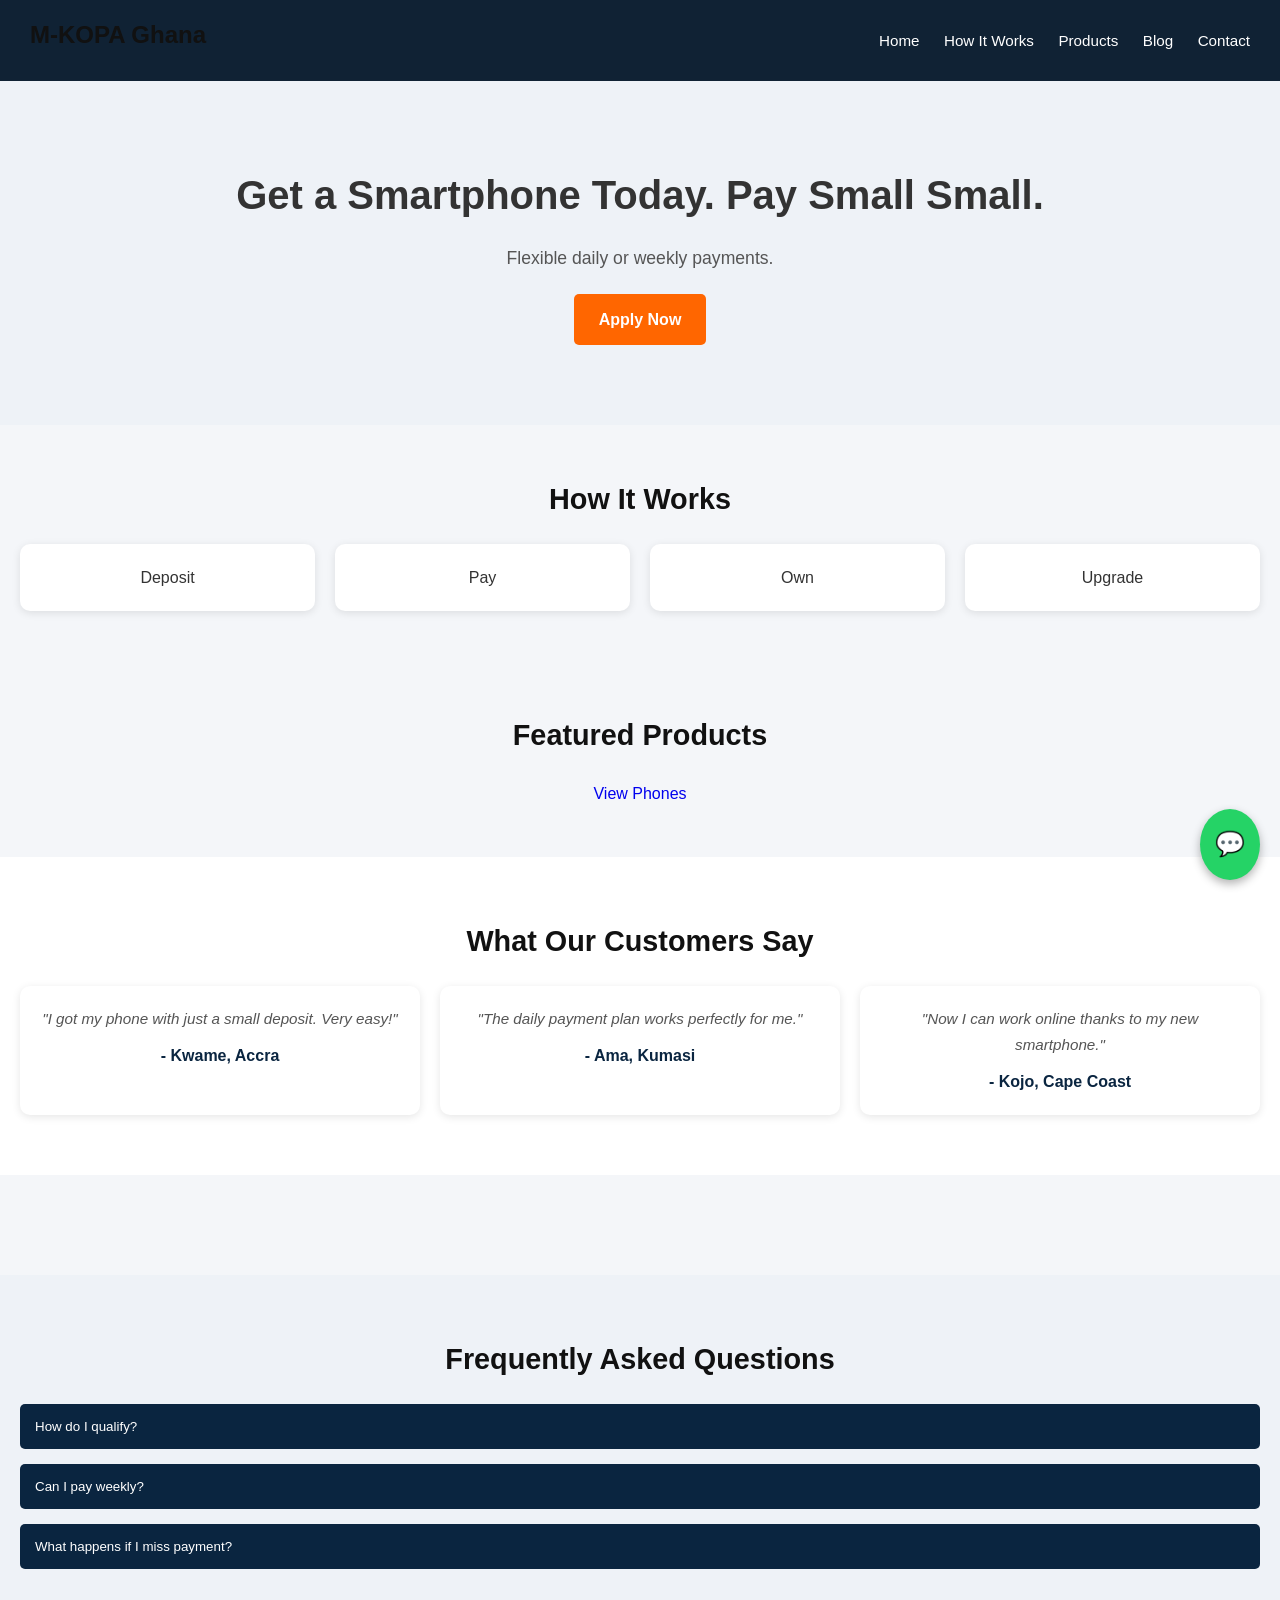
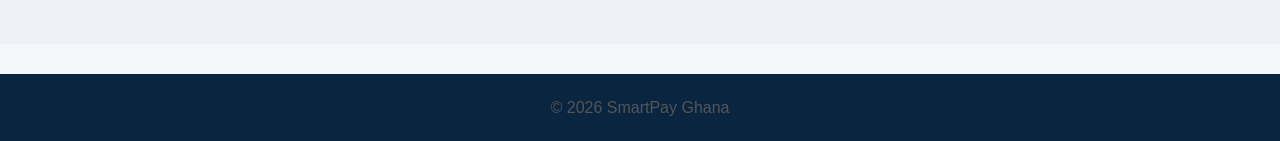
<file: index.html>
<!-- ===================== index.html (HOME PAGE) ===================== -->
<!DOCTYPE html>
<html lang="en">
<head>
<meta charset="UTF-8">
<meta name="viewport" content="width=device-width, initial-scale=1.0">
<title><M-KOPA Ghana</title>
<link rel="stylesheet" href="style.css">
</head>
<script>
const questions = document.querySelectorAll(".faq-question");

questions.forEach(q => {
  q.addEventListener("click", () => {
    const answer = q.nextElementSibling;
    answer.style.display = answer.style.display === "block" ? "none" : "block";
  });
});
</script>
<a href="https://wa.me/233242590695" class="whatsapp" target="_blank">
  💬
</a>
<script>
const elements = document.querySelectorAll(".fade-in");

window.addEventListener("scroll", () => {
  elements.forEach(el => {
    const position = el.getBoundingClientRect().top;
    const screenHeight = window.innerHeight;

    if (position < screenHeight - 100) {
      el.classList.add("show");
    }
  });
});
</script>
<body>
<header>
  <h2>M-KOPA Ghana</h2>
  <nav>
    <a href="index.html">Home</a>
    <a href="how-it-works.html">How It Works</a>
    <a href="products.html">Products</a>
    <a href="blog.html">Blog</a>
    <a href="contact.html">Contact</a>
  </nav>
</header>

<section class="hero">
  <h1>Get a Smartphone Today. Pay Small Small.</h1>
  <p>Flexible daily or weekly payments.</p>
  <a href="products.html" class="btn">Apply Now</a>
</section>

<section>
  <h2>How It Works</h2>
  <div class="grid">
    <div>Deposit</div>
    <div>Pay</div>
    <div>Own</div>
    <div>Upgrade</div>
  </div>
</section>

<section>
  <h2>Featured Products</h2>
  <a href="products.html">View Phones</a>
</section>



<section class="testimonials">
  <h2>What Our Customers Say</h2>
  <div class="grid">
    <div class="testimonial-card">
      <p>"I got my phone with just a small deposit. Very easy!"</p>
      <h4>- Kwame, Accra</h4>
    </div>
    <div class="testimonial-card">
      <p>"The daily payment plan works perfectly for me."</p>
      <h4>- Ama, Kumasi</h4>
    </div>
    <div class="testimonial-card">
      <p>"Now I can work online thanks to my new smartphone."</p>
      <h4>- Kojo, Cape Coast</h4>
    </div>
  </div>
</section>
<section class="fade-in"></section>

<section class="faq">
  <h2>Frequently Asked Questions</h2>

  <div class="faq-item">
    <button class="faq-question">How do I qualify?</button>
    <div class="faq-answer">You only need a valid ID and small deposit.</div>
  </div>

  <div class="faq-item">
    <button class="faq-question">Can I pay weekly?</button>
    <div class="faq-answer">Yes, you can pay daily or weekly.</div>
  </div>

  <div class="faq-item">
    <button class="faq-question">What happens if I miss payment?</button>
    <div class="faq-answer">We provide flexible options to help you stay on track.</div>
  </div>

</section>
<footer>
  <p>© 2026 SmartPay Ghana</p>
</footer>
</body>
</html>
</file>
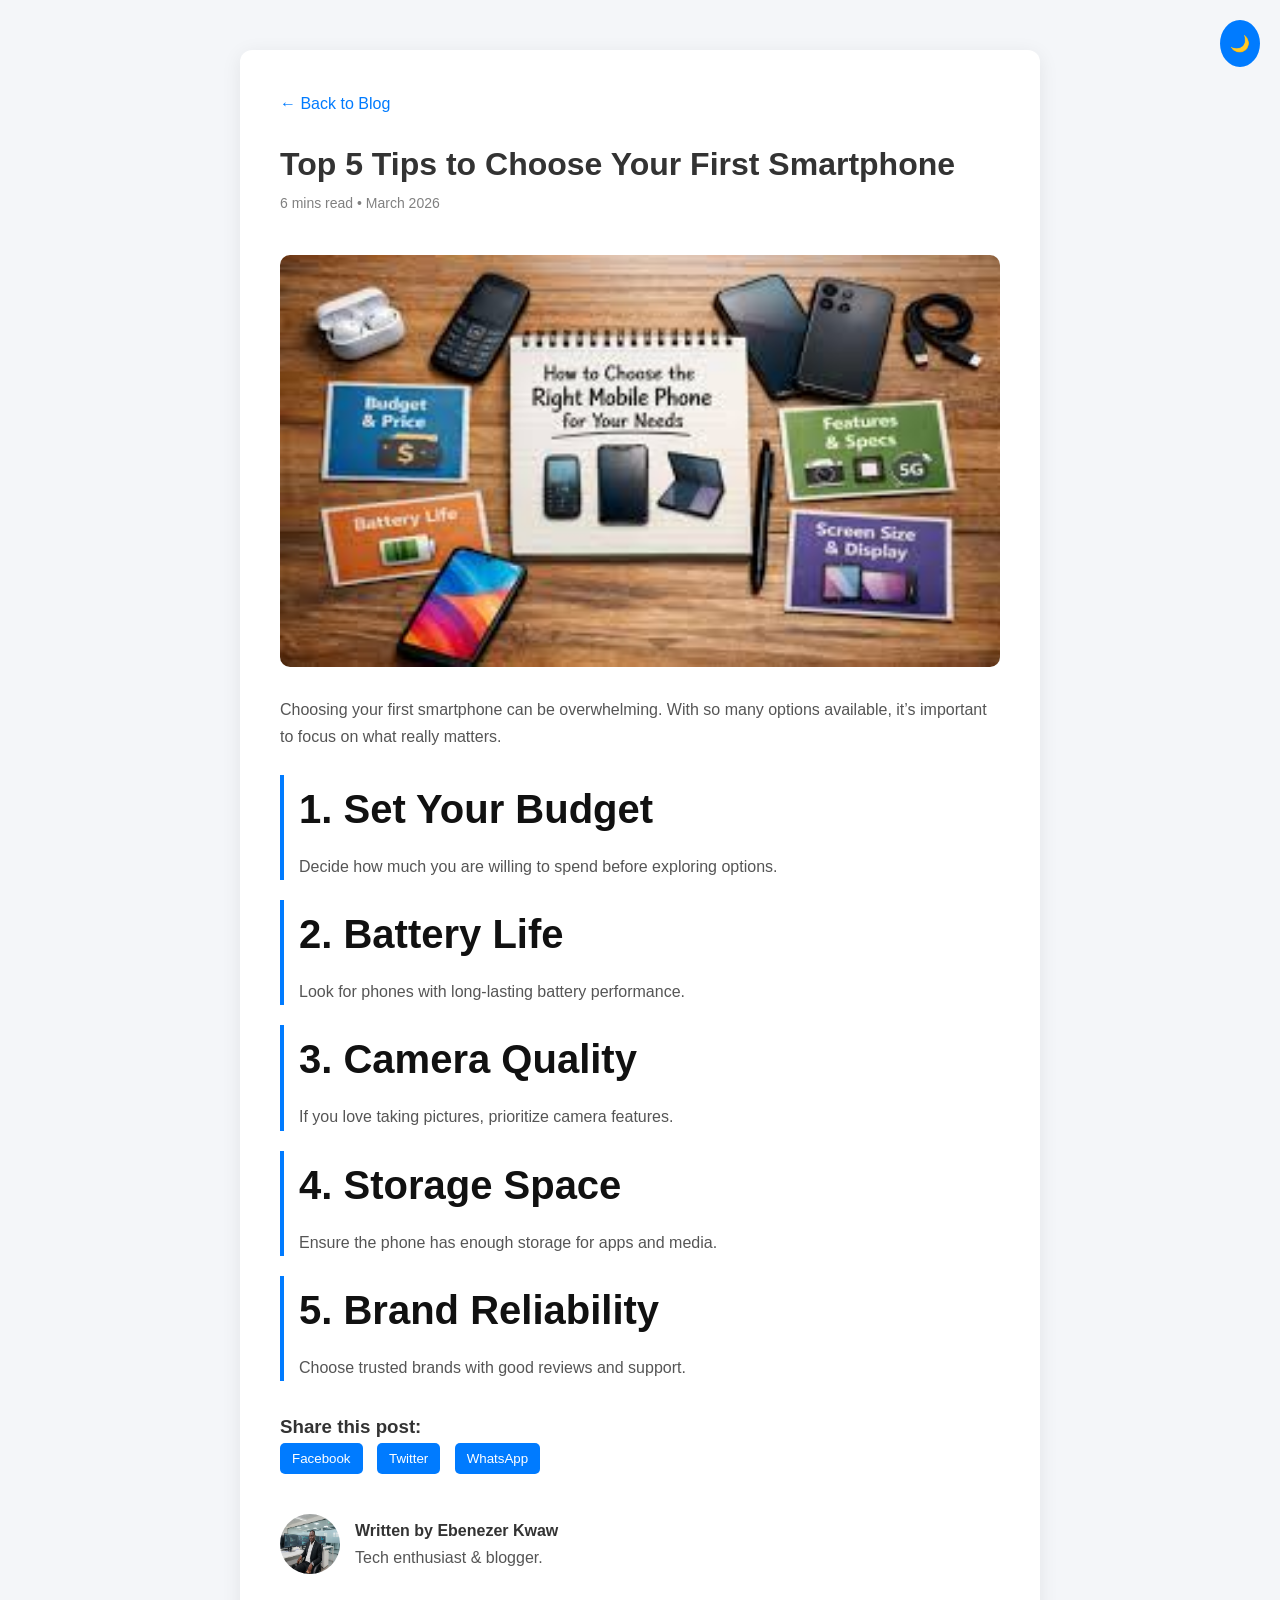
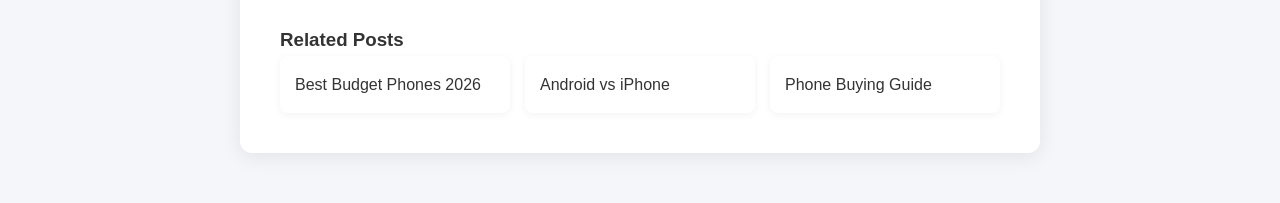
<file: blog1.html>
<!DOCTYPE html>
<html lang="en">
<head>
  <meta charset="UTF-8">
  <meta name="viewport" content="width=device-width, initial-scale=1.0">
  <title>Top 5 Tips to Choose Your First Smartphone</title>
  <link rel="stylesheet" href="style.css">
</head>
<body>

<div class="toggle" onclick="toggleDark()">🌙</div>

<div class="container">

  <a href="index.html" class="back-btn">← Back to Blog</a>

  <h1>Top 5 Tips to Choose Your First Smartphone</h1>
  <p class="meta">6 mins read • March 2026</p>

  <img src="assets/blog1.jpg" class="featured-img" alt="Smartphone">

  <p class="intro">
    Choosing your first smartphone can be overwhelming. With so many options available, it’s important to focus on what really matters.
  </p>

  <div class="section">
    <h2>1. Set Your Budget</h2>
    <p>Decide how much you are willing to spend before exploring options.</p>
  </div>

  <div class="section">
    <h2>2. Battery Life</h2>
    <p>Look for phones with long-lasting battery performance.</p>
  </div>

  <div class="section">
    <h2>3. Camera Quality</h2>
    <p>If you love taking pictures, prioritize camera features.</p>
  </div>

  <div class="section">
    <h2>4. Storage Space</h2>
    <p>Ensure the phone has enough storage for apps and media.</p>
  </div>

  <div class="section">
    <h2>5. Brand Reliability</h2>
    <p>Choose trusted brands with good reviews and support.</p>
  </div>

  <!-- SHARE -->
  <div class="share">
    <h3>Share this post:</h3>
    <button>Facebook</button>
    <button>Twitter</button>
    <button>WhatsApp</button>
  </div>

  <!-- AUTHOR -->
  <div class="author">
    <img src="assets/author.jpg" alt="Author">
    <div>
      <h4>Written by Ebenezer Kwaw</h4>
      <p>Tech enthusiast & blogger.</p>
    </div>
  </div>

  <!-- RELATED POSTS -->
  <div class="related">
    <h3>Related Posts</h3>
    <div class="related-grid">
      <div class="card">Best Budget Phones 2026</div>
      <div class="card">Android vs iPhone</div>
      <div class="card">Phone Buying Guide</div>
    </div>
  </div>

</div>

<script>
function toggleDark() {
  document.body.classList.toggle('dark');
}
</script>

</body>
</html>
</file>
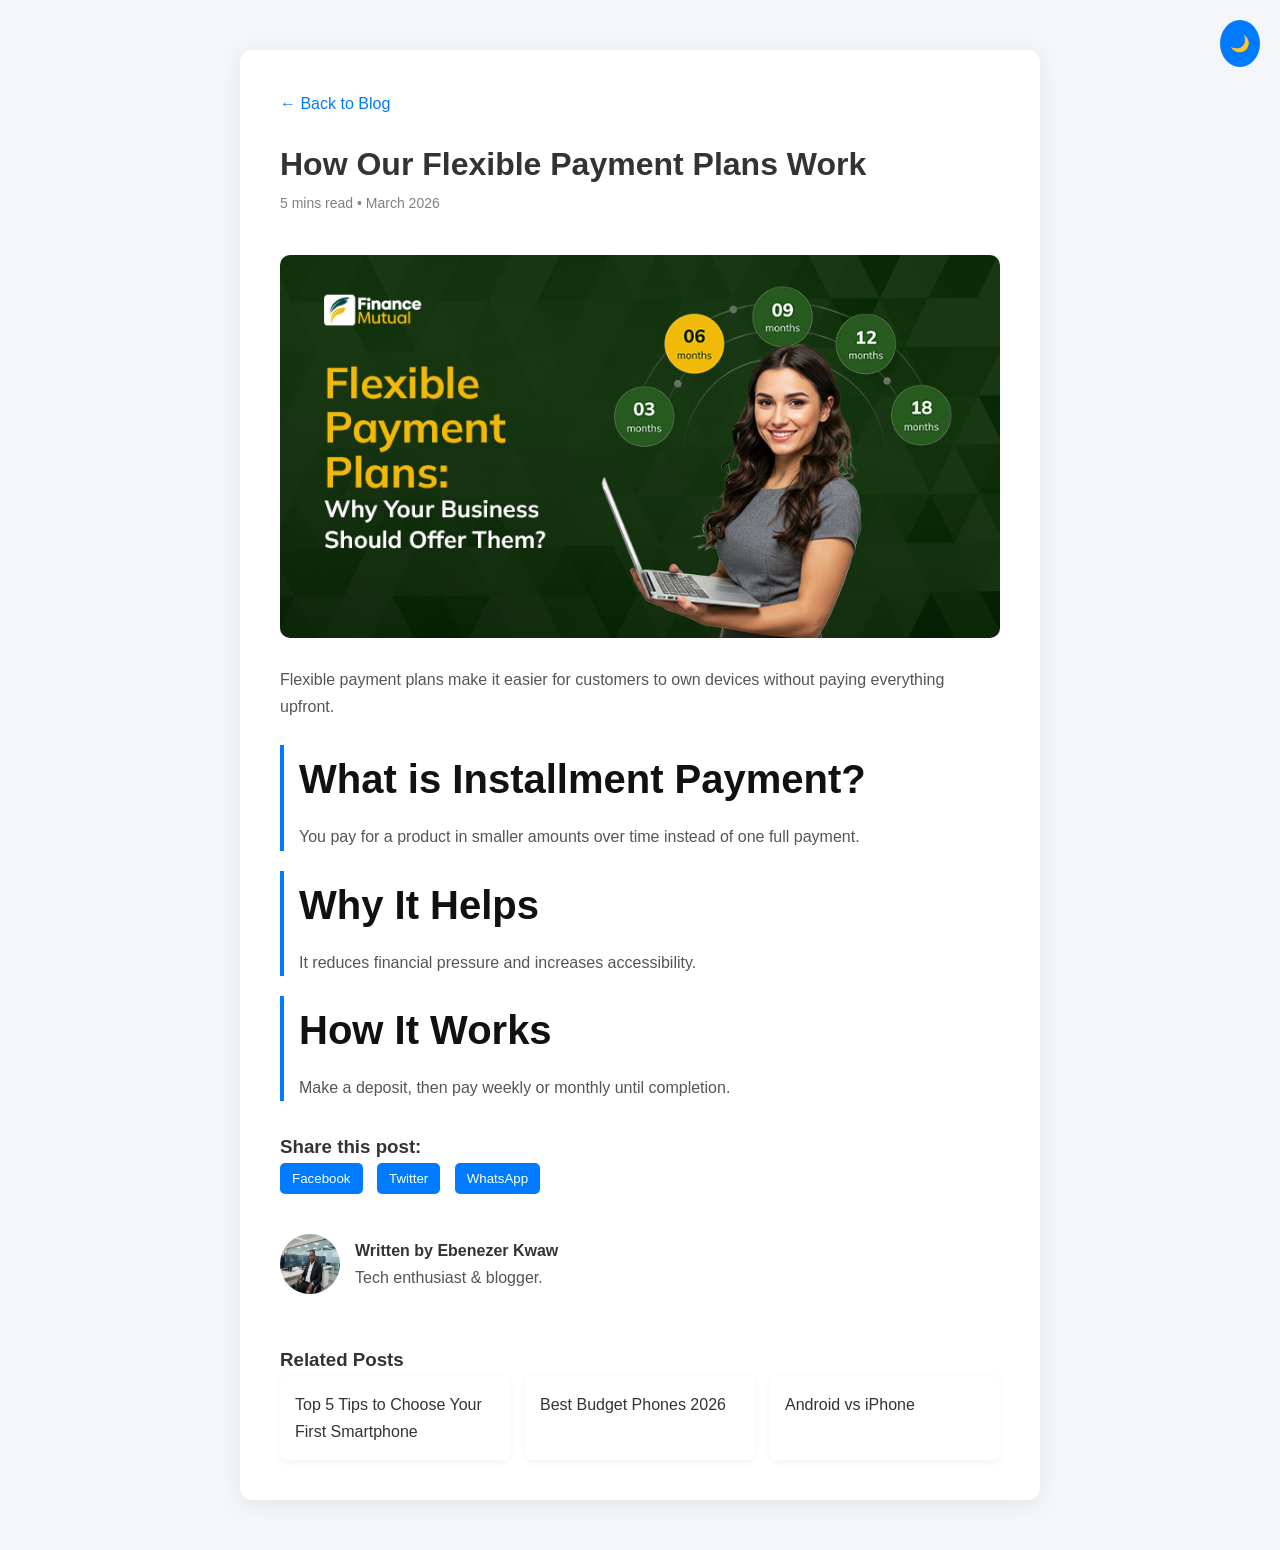
<file: blog2.html>
<!DOCTYPE html>
<html lang="en">
<head>
  <meta charset="UTF-8">
  <meta name="viewport" content="width=device-width, initial-scale=1.0">
  <title>How Our Flexible Payment Plans Work</title>
  <link rel="stylesheet" href="style.css">
</head>
<body>

<div class="toggle" onclick="toggleDark()">🌙</div>

<div class="container">

  <a href="index.html" class="back-btn">← Back to Blog</a>

  <h1>How Our Flexible Payment Plans Work</h1>
  <p class="meta">5 mins read • March 2026</p>

  <img src="assets/blog2.jpg" class="featured-img" alt="Payment Plan">

  <p class="intro">
    Flexible payment plans make it easier for customers to own devices without paying everything upfront.
  </p>

  <div class="section">
    <h2>What is Installment Payment?</h2>
    <p>You pay for a product in smaller amounts over time instead of one full payment.</p>
  </div>

  <div class="section">
    <h2>Why It Helps</h2>
    <p>It reduces financial pressure and increases accessibility.</p>
  </div>

  <div class="section">
    <h2>How It Works</h2>
    <p>Make a deposit, then pay weekly or monthly until completion.</p>
  </div>

  <!-- SHARE -->
  <div class="share">
    <h3>Share this post:</h3>
    <button>Facebook</button>
    <button>Twitter</button>
    <button>WhatsApp</button>
  </div>

  <!-- AUTHOR -->
  <div class="author">
    <img src="assets/author.jpg" alt="Author">
    <div>
      <h4>Written by Ebenezer Kwaw</h4>
      <p>Tech enthusiast & blogger.</p>
    </div>
  </div>

  <!-- RELATED POSTS -->
  <div class="related">
    <h3>Related Posts</h3>
    <div class="related-grid">
      <div class="card">Top 5 Tips to Choose Your First Smartphone</div>
      <div class="card">Best Budget Phones 2026</div>
      <div class="card">Android vs iPhone</div>
    </div>
  </div>

</div>

<script>
function toggleDark() {
  document.body.classList.toggle('dark');
}
</script>

</body>
</html>
</file>
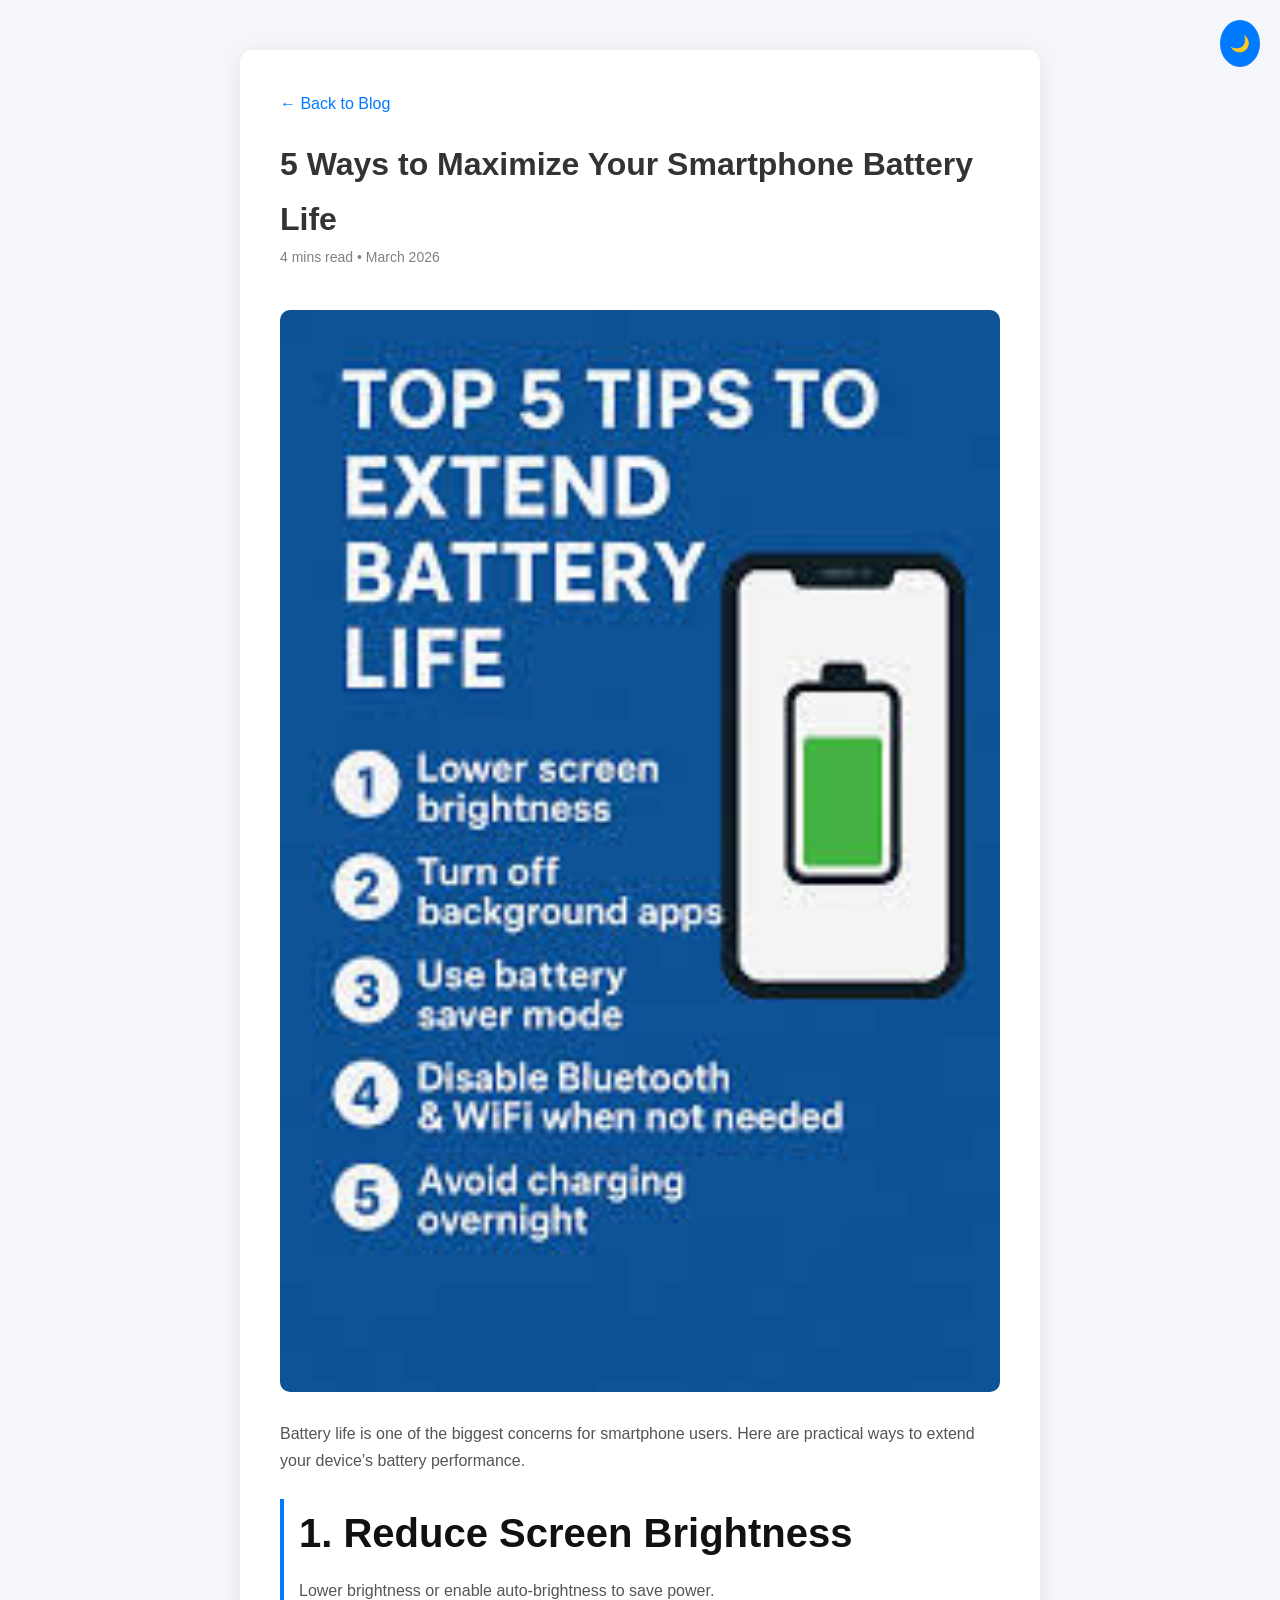
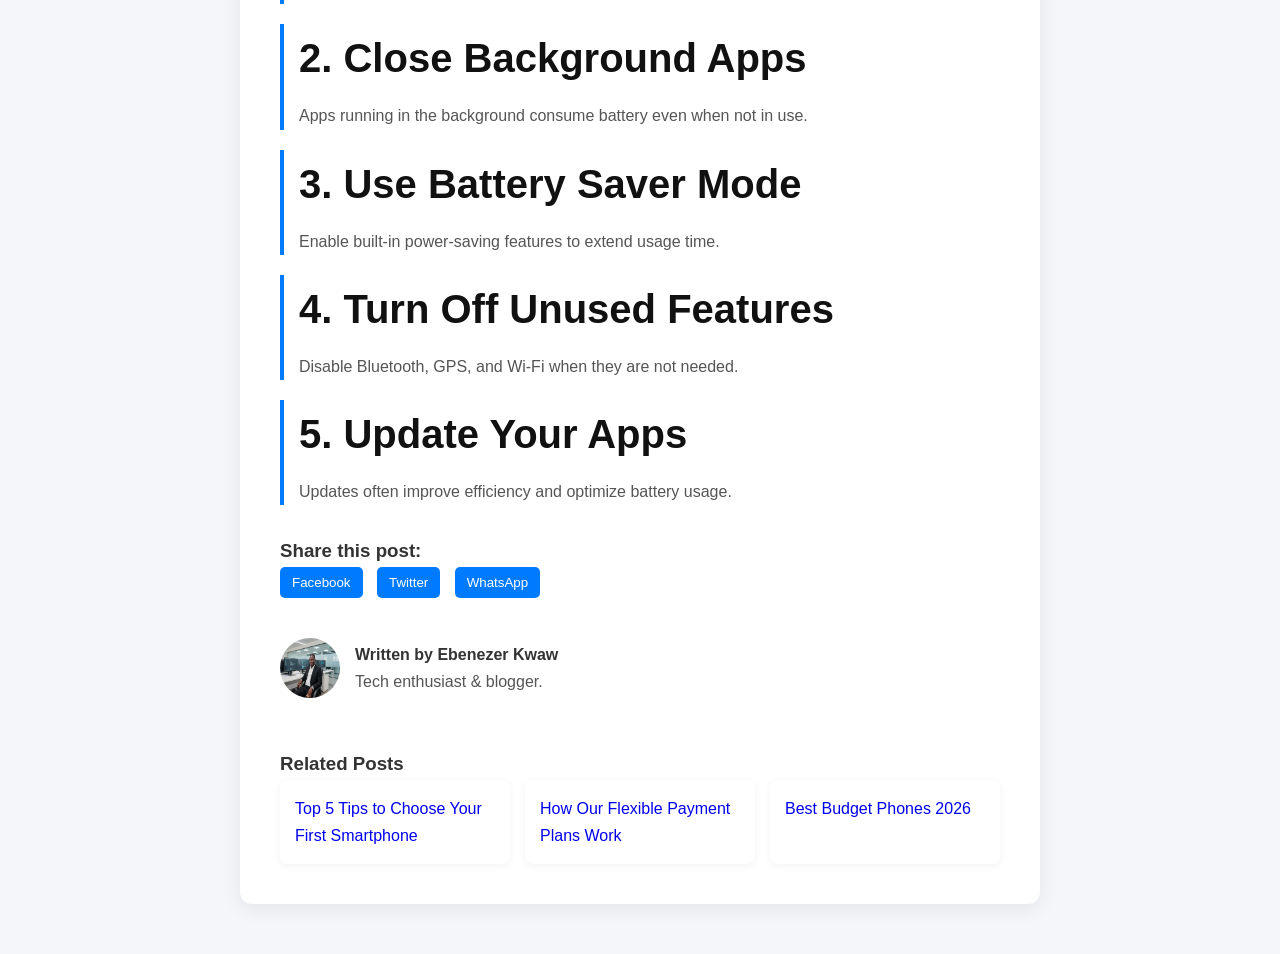
<file: blog3.html>
<!DOCTYPE html>
<html lang="en">
<head>
  <meta charset="UTF-8">
  <meta name="viewport" content="width=device-width, initial-scale=1.0">
  <title>5 Ways to Maximize Your Smartphone Battery Life</title>
  <link rel="stylesheet" href="style.css">
</head>
<body>

<div class="toggle" onclick="toggleDark()">🌙</div>

<div class="container">

  <a href="index.html" class="back-btn">← Back to Blog</a>

  <h1>5 Ways to Maximize Your Smartphone Battery Life</h1>
  <p class="meta">4 mins read • March 2026</p>

  <img src="assets/blog3.jpg" class="featured-img" alt="Battery Life">

  <p class="intro">
    Battery life is one of the biggest concerns for smartphone users. Here are practical ways to extend your device’s battery performance.
  </p>

  <div class="section">
    <h2>1. Reduce Screen Brightness</h2>
    <p>Lower brightness or enable auto-brightness to save power.</p>
  </div>

  <div class="section">
    <h2>2. Close Background Apps</h2>
    <p>Apps running in the background consume battery even when not in use.</p>
  </div>

  <div class="section">
    <h2>3. Use Battery Saver Mode</h2>
    <p>Enable built-in power-saving features to extend usage time.</p>
  </div>

  <div class="section">
    <h2>4. Turn Off Unused Features</h2>
    <p>Disable Bluetooth, GPS, and Wi-Fi when they are not needed.</p>
  </div>

  <div class="section">
    <h2>5. Update Your Apps</h2>
    <p>Updates often improve efficiency and optimize battery usage.</p>
  </div>

  <!-- SHARE -->
  <div class="share">
    <h3>Share this post:</h3>
    <button>Facebook</button>
    <button>Twitter</button>
    <button>WhatsApp</button>
  </div>

  <!-- AUTHOR -->
  <div class="author">
    <img src="assets/author.jpg" alt="Author">
    <div>
      <h4>Written by Ebenezer Kwaw</h4>
      <p>Tech enthusiast & blogger.</p>
    </div>
  </div>

  <!-- RELATED POSTS -->
  <div class="related">
    <h3>Related Posts</h3>
    <div class="related-grid">
      <div class="card">
        <a href="blog1.html">Top 5 Tips to Choose Your First Smartphone</a>
      </div>
      <div class="card">
        <a href="blog2.html">How Our Flexible Payment Plans Work</a>
      </div>
      <div class="card">
        <a href="#">Best Budget Phones 2026</a>
      </div>
    </div>
  </div>

</div>

<script>
function toggleDark() {
  document.body.classList.toggle('dark');
}
</script>

</body>
</html>
</file>
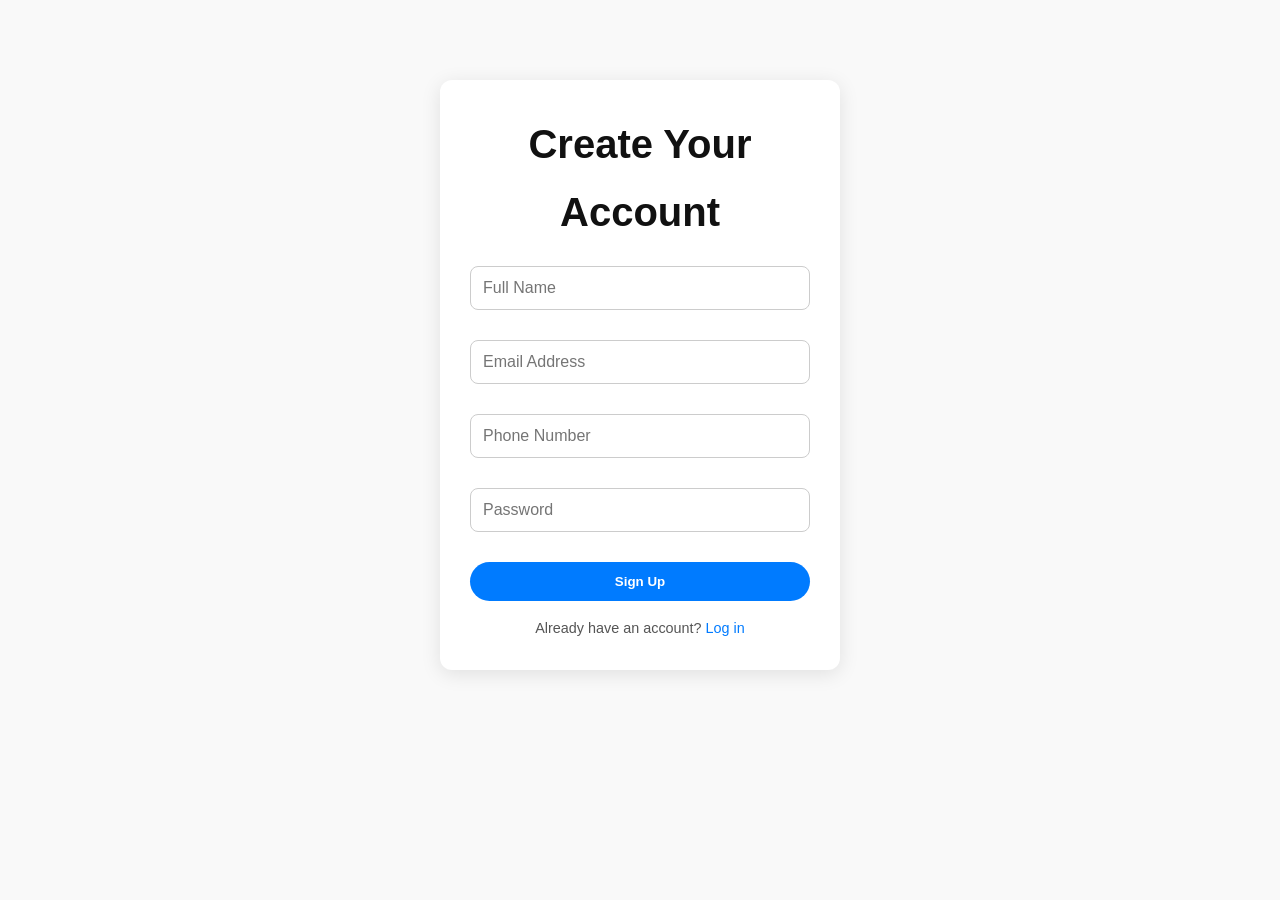
<file: signup.html>
<!DOCTYPE html>
<html lang="en">
<head>
  <meta charset="UTF-8">
  <meta name="viewport" content="width=device-width, initial-scale=1.0">
  <title>Sign Up</title>
  <link rel="stylesheet" href="style.css">
  <style>
    /* Signup form specific styling */
    body {
      font-family: 'Arial', sans-serif;
      background: #f9f9f9;
      margin: 0;
      padding: 0;
    }

    .signup-container {
      max-width: 400px;
      margin: 80px auto;
      background: #fff;
      padding: 30px;
      border-radius: 12px;
      box-shadow: 0 4px 20px rgba(0,0,0,0.1);
      text-align: center;
    }

    .signup-container h2 {
      margin-bottom: 20px;
      color: #111;
    }

    .signup-container form {
      display: flex;
      flex-direction: column;
      gap: 15px;
    }

    .signup-container input {
      padding: 12px;
      border-radius: 8px;
      border: 1px solid #ccc;
      font-size: 1rem;
    }

    .signup-container button {
      padding: 12px;
      border: none;
      border-radius: 50px;
      background-color: #007bff;
      color: #fff;
      font-weight: bold;
      cursor: pointer;
      transition: background 0.3s;
    }

    .signup-container button:hover {
      background-color: #0056b3;
    }

    .signup-container p {
      font-size: 0.9rem;
      color: #555;
      margin-top: 15px;
    }

    .signup-container a {
      color: #007bff;
      text-decoration: none;
    }
  </style>
</head>
<body>
  <div class="signup-container">
    <h2>Create Your Account</h2>
    <form action="#" method="POST">
      <input type="text" name="fullname" placeholder="Full Name" required>
      <input type="email" name="email" placeholder="Email Address" required>
      <input type="tel" name="phone" placeholder="Phone Number" required>
      <input type="password" name="password" placeholder="Password" required>
      <button type="submit">Sign Up</button>
    </form>
    <p>Already have an account? <a href="index.html">Log in</a></p>
  </div>
</body>
</html>
</file>
<file: style.css>
/* ===========================
   GENERAL STYLES
=========================== */
/* ===== GLOBAL STYLES ===== */
* {
  margin: 0;
  padding: 0;
  box-sizing: border-box;
}

body {
  font-family: Arial, Helvetica, sans-serif;
  line-height: 1.6;
  background-color: #f4f6f8;
  color: #333;
}

/* ===== HEADER ===== */
header {
  background: #102234;
  color: #fff;
  padding: 15px 30px;
  display: flex;
  justify-content: space-between;
  align-items: center;
}

header h2 {
  font-size: 1.5rem;
}

nav a {
  color: #fff;
  margin-left: 20px;
  text-decoration: none;
  font-size: 0.95rem;
}

nav a:hover {
  text-decoration: underline;
}

/* ===== HERO SECTION ===== */
.hero {
  text-align: center;
  padding: 80px 20px;
  background: #eef2f7;
}

.hero h1 {
  font-size: 2.5rem;
  margin-bottom: 15px;
}

.hero p {
  margin-bottom: 20px;
  font-size: 1.1rem;
}

/* ===== BUTTON ===== */
.btn {
  display: inline-block;
  background: #ff6600;
  color: #fff;
  padding: 12px 25px;
  text-decoration: none;
  border-radius: 5px;
  font-weight: bold;
}

.btn:hover {
  background: #e65c00;
}

/* ===== SECTIONS ===== */
section {
  padding: 50px 20px;
  text-align: center;
}

section h2 {
  margin-bottom: 20px;
  font-size: 1.8rem;
}

/* ===== GRID SYSTEM ===== */
.grid {
  display: grid;
  grid-template-columns: repeat(auto-fit, minmax(220px, 1fr));
  gap: 20px;
  margin-top: 20px;
}

.grid div {
  background: #fff;
  padding: 20px;
  border-radius: 10px;
  box-shadow: 0 2px 8px rgba(0,0,0,0.1);
}

/* ===== PRODUCT CARDS ===== */
.grid h3 {
  margin-bottom: 10px;
}

.grid p {
  font-size: 0.95rem;
  margin-bottom: 5px;
}

/* ===== FORM ===== */
form {
  max-width: 400px;
  margin: auto;
  text-align: left;
}

form input {
  width: 100%;
  padding: 10px;
  margin-bottom: 15px;
  border-radius: 5px;
  border: 1px solid #ccc;
}

form button {
  width: 100%;
  padding: 12px;
  border: none;
  background: #ff6600;
  color: #fff;
  border-radius: 5px;
  cursor: pointer;
}

form button:hover {
  background: #e65c00;
}

/* ===== FOOTER ===== */
footer {
  background: #0a2540;
  color: #fff;
  text-align: center;
  padding: 20px;
  margin-top: 30px;
}

/* ===== RESPONSIVE ===== */
@media (max-width: 768px) {
  header {
    flex-direction: column;
    text-align: center;
  }

  nav {
    margin-top: 10px;
  }

  .hero h1 {
    font-size: 2rem;
  }
}
/* ===== TESTIMONIALS ===== */
.testimonials {
  background: #fff;
  padding: 60px 20px;
}

.testimonial-card {
  background: #f9fafc;
  padding: 20px;
  border-radius: 10px;
  font-style: italic;
  box-shadow: 0 2px 10px rgba(0,0,0,0.08);
}

.testimonial-card h4 {
  margin-top: 10px;
  font-style: normal;
  color: #0a2540;
}
/* ===== FAQ ===== */
.faq {
  padding: 60px 20px;
  background: #eef2f7;
}

.faq-item {
  margin-bottom: 15px;
}

.faq-question {
  width: 100%;
  padding: 15px;
  background: #0a2540;
  color: #fff;
  border: none;
  text-align: left;
  cursor: pointer;
  border-radius: 5px;
}

.faq-answer {
  display: none;
  padding: 15px;
  background: #fff;
  border: 1px solid #ddd;
}
/* ===== WHATSAPP BUTTON ===== */
.whatsapp {
  position: fixed;
  bottom: 20px;
  right: 20px;
  background: #25D366;
  color: white;
  font-size: 24px;
  padding: 15px;
  border-radius: 50%;
  text-align: center;
  text-decoration: none;
  box-shadow: 0 4px 10px rgba(0,0,0,0.3);
}

.whatsapp:hover {
  background: #1ebe5d;
}
/* ===== ANIMATIONS ===== */
.fade-in {
  opacity: 0;
  transform: translateY(20px);
  transition: all 0.6s ease-in-out;
}

.fade-in.show {
  opacity: 1;
  transform: translateY(0);
}
body {
  margin: 0;
  padding: 0;
  font-family: 'Arial', sans-serif;
  background-color: #f5f5f5;
  color: #111;
}

h2 {
  font-size: 2.5rem;
  margin-bottom: 10px;
  color: #111;
}

p {
  margin: 0;
  color: #555;
}

a {
  text-decoration: none;
}

/* ===========================
   CTA BUTTONS
=========================== */
.cta-button {
  display: inline-block;
  padding: 12px 35px;
  background-color: #007bff;
  color: #fff;
  font-weight: bold;
  border-radius: 50px;
  text-decoration: none;
  transition: background 0.3s;
}

.cta-button:hover {
  background-color: #0056b3;
}

/* ===========================
   HOW IT WORKS SECTION
=========================== */
.how-it-works-timeline {
  padding: 60px 20px;
  background: #f9f9f9;
  text-align: center;
}

.how-it-works-timeline .container {
  max-width: 900px;
  margin: 0 auto;
}

.how-it-works-timeline .subtitle {
  font-size: 1.1rem;
  margin-bottom: 50px;
  color: #555;
}

/* Timeline */
.timeline {
  display: flex;
  justify-content: space-between;
  position: relative;
  gap: 10px;
  flex-wrap: wrap;
}

.timeline::before {
  content: '';
  position: absolute;
  top: 25px;
  left: 5%;
  width: 90%;
  height: 4px;
  background: #ddd;
  z-index: 1;
  border-radius: 2px;
}

.timeline-step {
  position: relative;
  z-index: 2;
  flex: 1 1 200px;
  text-align: center;
}

.circle {
  width: 50px;
  height: 50px;
  background: #007bff;
  color: #fff;
  border-radius: 50%;
  margin: 0 auto 15px auto;
  display: flex;
  align-items: center;
  justify-content: center;
  font-weight: bold;
  font-size: 1.2rem;
  box-shadow: 0 4px 12px rgba(0,0,0,0.15);
}

.step-content h3 {
  font-size: 1.2rem;
  margin-bottom: 8px;
}

.step-content p {
  font-size: 0.95rem;
}

.how-it-works-cta {
  margin-top: 40px;
}

/* Responsive Timeline */
@media (max-width: 768px) {
  .timeline {
    flex-direction: column;
    align-items: center;
  }

  .timeline::before {
    top: 0;
    left: 25px;
    width: 4px;
    height: 100%;
  }

  .timeline-step {
    margin-bottom: 40px;
  }
}

/* ===========================
   PRODUCTS SECTION
=========================== */
.products {
  padding: 60px 20px;
  background: #fff;
  text-align: center;
}

.products .container {
  max-width: 1100px;
  margin: 0 auto;
}

.products .subtitle {
  font-size: 1.1rem;
  margin-bottom: 50px;
}

.product-grid {
  display: grid;
  grid-template-columns: repeat(auto-fit, minmax(250px, 1fr));
  gap: 25px;
  justify-items: center;
}

.product-card {
  background: #f9f9f9;
  border-radius: 16px;
  padding: 20px;
  text-align: center;
  box-shadow: 0 6px 18px rgba(0, 0, 0, 0.1);
  transition: transform 0.3s, box-shadow 0.3s;
  width: 100%;
  max-width: 280px;
}

.product-card:hover {
  transform: translateY(-8px);
  box-shadow: 0 12px 24px rgba(0, 0, 0, 0.15);
}

.product-card img {
  width: 100%;
  border-radius: 12px;
  margin-bottom: 15px;
  transition: transform 0.3s;
}

.product-card img:hover {
  transform: scale(1.05);
}

.product-card h3 {
  font-size: 1.3rem;
  margin-bottom: 8px;
}

.product-card .price {
  font-weight: bold;
  color: #007bff;
  margin-bottom: 8px;
}

.product-card .features {
  font-size: 0.95rem;
  color: #555;
  margin-bottom: 15px;
}

/* Responsive Products */
@media (max-width: 768px) {
  .product-grid {
    grid-template-columns: repeat(auto-fit, minmax(200px, 1fr));
    gap: 20px;
  }
}

/* ===========================
   BLOG SECTION (CLEAN FIX)
=========================== */

.container {
  max-width: 1100px;
  margin: 0 auto;
  padding: 0 20px;
}

.blog {
  padding: 60px 0;
  background: #f5f7f9;
  text-align: center;
}

.blog h2 {
  font-size: 28px;
  margin-bottom: 10px;
}

.blog .subtitle {
  color: #666;
  margin-bottom: 40px;
}

/* GRID */
.blog-grid {
  display: grid;
  grid-template-columns: repeat(3, 1fr);
  gap: 30px;
}

/* CARD */
.blog-card {
  background: #fff;
  border-radius: 12px;
  overflow: hidden;
  box-shadow: 0 4px 12px rgba(0,0,0,0.08);
  transition: 0.3s ease;
  display: flex;
  flex-direction: column;
}

.blog-card:hover {
  transform: translateY(-6px);
}

/* IMAGE */
.blog-image img {
  width: 100%;
  height: 180px;
  object-fit: cover;
  display: block;
}

/* CONTENT */
.blog-content {
  padding: 18px;
  text-align: left;
}

.blog-content h3 {
  font-size: 18px;
  margin-bottom: 8px;
  color: #222;
}

.date {
  font-size: 13px;
  color: #777;
  margin-bottom: 10px;
}

.excerpt {
  font-size: 14px;
  color: #555;
  margin-bottom: 15px;
}

/* BUTTON */
.read-more {
  color: #00a651;
  font-weight: 600;
  font-size: 14px;
  text-decoration: none;
}

.read-more:hover {
  text-decoration: underline;
}

/* RESPONSIVE */
@media (max-width: 900px) {
  .blog-grid {
    grid-template-columns: repeat(2, 1fr);
  }
}

@media (max-width: 600px) {
  .blog-grid {
    grid-template-columns: 1fr;
  }
}
.read-more-btn {
  color: #00a651;
  font-weight: 600;
  font-size: 14px;
}

.read-more-btn:hover {
  text-decoration: underline;
}

/* ===========================
   SIGNUP FORM
=========================== */
.signup-container {
  max-width: 400px;
  margin: 80px auto;
  background: #fff;
  padding: 30px;
  border-radius: 12px;
  box-shadow: 0 4px 20px rgba(0,0,0,0.1);
  text-align: center;
}

.signup-container h2 {
  margin-bottom: 20px;
  color: #111;
}

.signup-container form {
  display: flex;
  flex-direction: column;
  gap: 15px;
}

.signup-container input {
  padding: 12px;
  border-radius: 8px;
  border: 1px solid #ccc;
  font-size: 1rem;
}

.signup-container button {
  padding: 12px;
  border: none;
  border-radius: 50px;
  background-color: #007bff;
  color: #fff;
  font-weight: bold;
  cursor: pointer;
  transition: background 0.3s;
}

.signup-container button:hover {
  background-color: #0056b3;
}

.signup-container p {
  font-size: 0.9rem;
  color: #555;
  margin-top: 15px;
}

.signup-container a {
  color: #007bff;
}
/* ===========================
   CONTACT SECTION
=========================== */
.contact {
  padding: 60px 20px;
  background: #f9f9f9;
  text-align: center;
}

.contact .container {
  max-width: 900px;
  margin: 0 auto;
}

.contact h2 {
  font-size: 2.5rem;
  margin-bottom: 10px;
  color: #111;
}

.contact .subtitle {
  font-size: 1.1rem;
  color: #555;
  margin-bottom: 40px;
}

/* Contact Form */
.contact-form-container form {
  display: flex;
  flex-direction: column;
  gap: 15px;
  background: #fff;
  padding: 30px;
  border-radius: 12px;
  box-shadow: 0 6px 20px rgba(0,0,0,0.1);
}

.contact-form-container input,
.contact-form-container textarea {
  padding: 12px;
  border-radius: 8px;
  border: 1px solid #ccc;
  font-size: 1rem;
  width: 100%;
}

.contact-form-container button {
  padding: 12px;
  border: none;
  border-radius: 50px;
  background-color: #007bff;
  color: #fff;
  font-weight: bold;
  cursor: pointer;
  transition: background 0.3s;
}

.contact-form-container button:hover {
  background-color: #0056b3;
}

/* Contact Info */
.contact-info {
  margin-top: 40px;
  font-size: 0.95rem;
  color: #555;
}

.contact-info p {
  margin-bottom: 8px;
}

.contact-info a {
  color: #007bff;
  text-decoration: none;
}

.contact-info a:hover {
  text-decoration: underline;
}

/* Responsive */
@media (max-width: 768px) {
  .contact-form-container form {
    padding: 20px;
  }
}
:root {
    --bg: #f4f6f9;
    --text: #333;
    --card: #ffffff;
    --accent: #007BFF;
}

/* Dark Mode */
body.dark {
    --bg: #121212;
    --text: #e4e4e4;
    --card: #1e1e1e;
    --accent: #4da3ff;
}

/* Reset */
* {
    margin: 0;
    padding: 0;
    box-sizing: border-box;
}

/* Body */
body {
    font-family: 'Segoe UI', Tahoma, sans-serif;
    background: var(--bg);
    color: var(--text);
    line-height: 1.7;
    transition: 0.3s;
}

/* Container */
.container {
    max-width: 800px;
    margin: 50px auto;
    background: var(--card);
    padding: 40px;
    border-radius: 12px;
    box-shadow: 0 4px 20px rgba(0, 0, 0, 0.08);
}

/* Back Button */
.back-btn {
    display: inline-block;
    margin-bottom: 20px;
    text-decoration: none;
    color: var(--accent);
}

/* Meta */
.meta {
    color: gray;
    font-size: 14px;
    margin-bottom: 20px;
}

/* Image */
.featured-img {
    width: 100%;
    border-radius: 10px;
    margin: 20px 0;
}

/* Intro */
.intro {
    margin-bottom: 25px;
    color: #555;
}

/* Sections */
.section {
    margin-bottom: 20px;
    padding-left: 15px;
    border-left: 4px solid var(--accent);
}

/* Share */
.share {
    margin-top: 30px;
}

.share button {
    margin-right: 10px;
    padding: 8px 12px;
    border: none;
    background: var(--accent);
    color: white;
    border-radius: 5px;
    cursor: pointer;
}

/* Author */
.author {
    display: flex;
    align-items: center;
    margin-top: 40px;
    gap: 15px;
}

.author img {
    width: 60px;
    height: 60px;
    border-radius: 50%;
}

/* Related */
.related {
    margin-top: 50px;
}

.related-grid {
    display: grid;
    grid-template-columns: repeat(auto-fit, minmax(200px, 1fr));
    gap: 15px;
}

.card {
    background: var(--card);
    padding: 15px;
    border-radius: 8px;
    box-shadow: 0 2px 8px rgba(0,0,0,0.05);
}

/* Dark Toggle */
.toggle {
    position: fixed;
    top: 20px;
    right: 20px;
    cursor: pointer;
    background: var(--accent);
    color: white;
    padding: 10px;
    border-radius: 50%;
}
</file>
